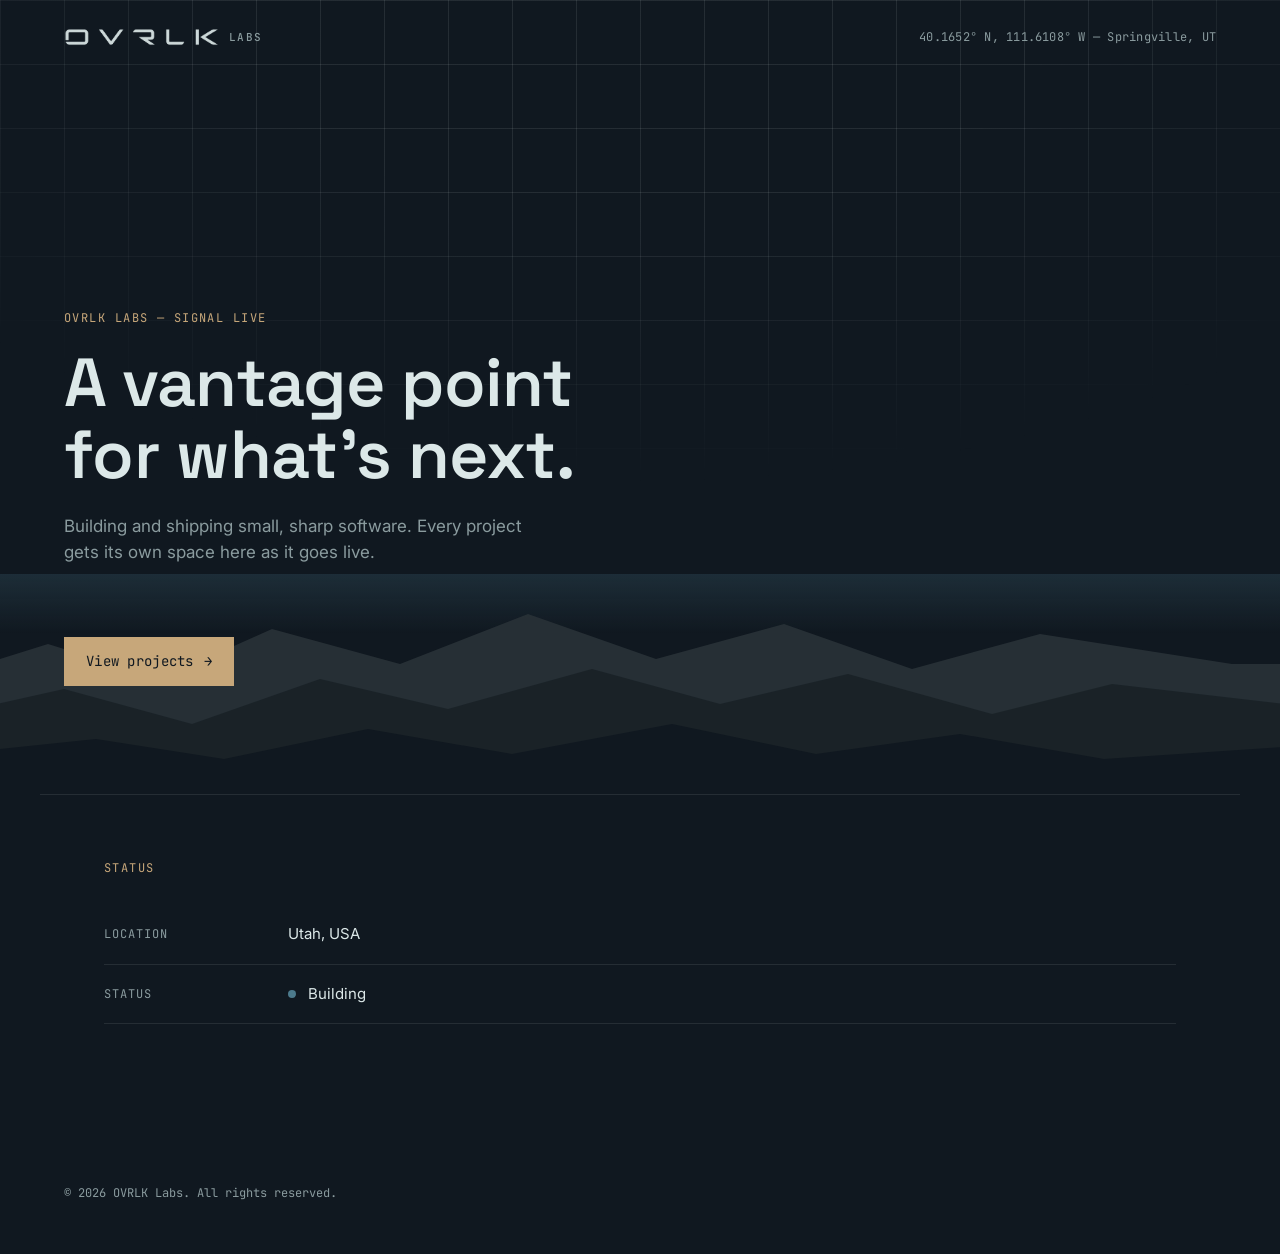
<file: index.html>
<!DOCTYPE html>
<html lang="en">
<head>
  <meta charset="UTF-8" />
  <meta name="viewport" content="width=device-width, initial-scale=1.0" />
  <title>OVRLK Labs</title>
  <meta name="description" content="OVRLK Labs — a vantage point for what's next. Small, sharp software, built and shipped by Clint Losee." />
  <meta name="theme-color" content="#101820" />

  <link rel="icon" href="favicon.ico" sizes="48x48" />
  <link rel="icon" href="assets/favicon-48x48.png" type="image/png" sizes="48x48" />
  <link rel="icon" href="assets/favicon-32x32.png" type="image/png" sizes="32x32" />
  <link rel="icon" href="assets/favicon-16x16.png" type="image/png" sizes="16x16" />
  <link rel="apple-touch-icon" href="assets/apple-touch-icon.png" sizes="180x180" />
  <link rel="manifest" href="site.webmanifest" />

  <link rel="preconnect" href="https://fonts.googleapis.com">
  <link rel="preconnect" href="https://fonts.gstatic.com" crossorigin>
  <link href="https://fonts.googleapis.com/css2?family=Space+Grotesk:wght@400;500;600;700&family=Inter:wght@400;500;600&family=JetBrains+Mono:wght@400;500&display=swap" rel="stylesheet">

  <link rel="stylesheet" href="styles.css" />
</head>
<body>

  <div class="grid-overlay" aria-hidden="true"></div>

  <header class="topbar">
    <a class="wordmark" href="index.html">
      <img class="logo-mark" src="assets/logo.png" alt="OVRLK" width="166" height="19" />
      <span class="labs-tag">LABS</span>
    </a>
    <div class="coords" id="coords" aria-live="polite">40.1652&deg; N, 111.6108&deg; W &mdash; Springville, UT</div>
  </header>

  <main>
    <section class="hero">
      <div class="hero-content">
        <p class="eyebrow">OVRLK LABS &mdash; SIGNAL LIVE</p>
        <h1>A vantage point<br>for what&rsquo;s next.</h1>
        <p class="sub">
          Building and shipping small, sharp software.
          Every project gets its own space here as it goes live.
        </p>
      </div>

      <a class="cta hero-cta" href="projects.html">
        View projects <span class="arrow" aria-hidden="true">&rarr;</span>
      </a>

      <svg class="horizon" viewBox="0 0 1600 340" preserveAspectRatio="none" aria-hidden="true">
        <defs>
          <linearGradient id="glow" x1="0" y1="0" x2="0" y2="1">
            <stop offset="0%" stop-color="#4C7A8C" stop-opacity="0.22" />
            <stop offset="100%" stop-color="#4C7A8C" stop-opacity="0" />
          </linearGradient>
        </defs>

        <rect x="0" y="120" width="1600" height="60" fill="url(#glow)" />

        <!-- Paths extend past the viewBox so horizontal drift never reveals edges -->
        <g class="ridge-layer ridge-back-layer">
          <polyline class="ridge ridge-back" points="-60,220 60,190 200,225 340,175 500,210 660,160 820,205 980,170 1140,215 1300,180 1540,210 1660,210 1660,340 -60,340" />
        </g>
        <g class="ridge-layer ridge-mid-layer">
          <polyline class="ridge ridge-mid" points="-60,260 80,235 240,270 400,225 560,255 740,215 900,250 1060,220 1240,260 1390,230 1660,255 1660,340 -60,340" />
        </g>
        <g class="ridge-layer ridge-front-layer">
          <polyline class="ridge ridge-front" points="-60,300 120,285 280,305 460,275 640,300 840,270 1020,300 1200,280 1380,305 1660,290 1660,340 -60,340" />
        </g>
      </svg>
    </section>

    <section class="status-board">
      <p class="eyebrow">STATUS</p>
      <dl class="rows">
        <div class="row">
          <dt>LOCATION</dt>
          <dd>Utah, USA</dd>
        </div>
        <div class="row">
          <dt>STATUS</dt>
          <dd><span class="pulse-dot" aria-hidden="true"></span> Building</dd>
        </div>
      </dl>
    </section>
  </main>

  <footer>
    <p>&copy; <span id="year"></span> OVRLK Labs. All rights reserved.</p>
  </footer>

  <script src="script.js"></script>
</body>
</html>
</file>
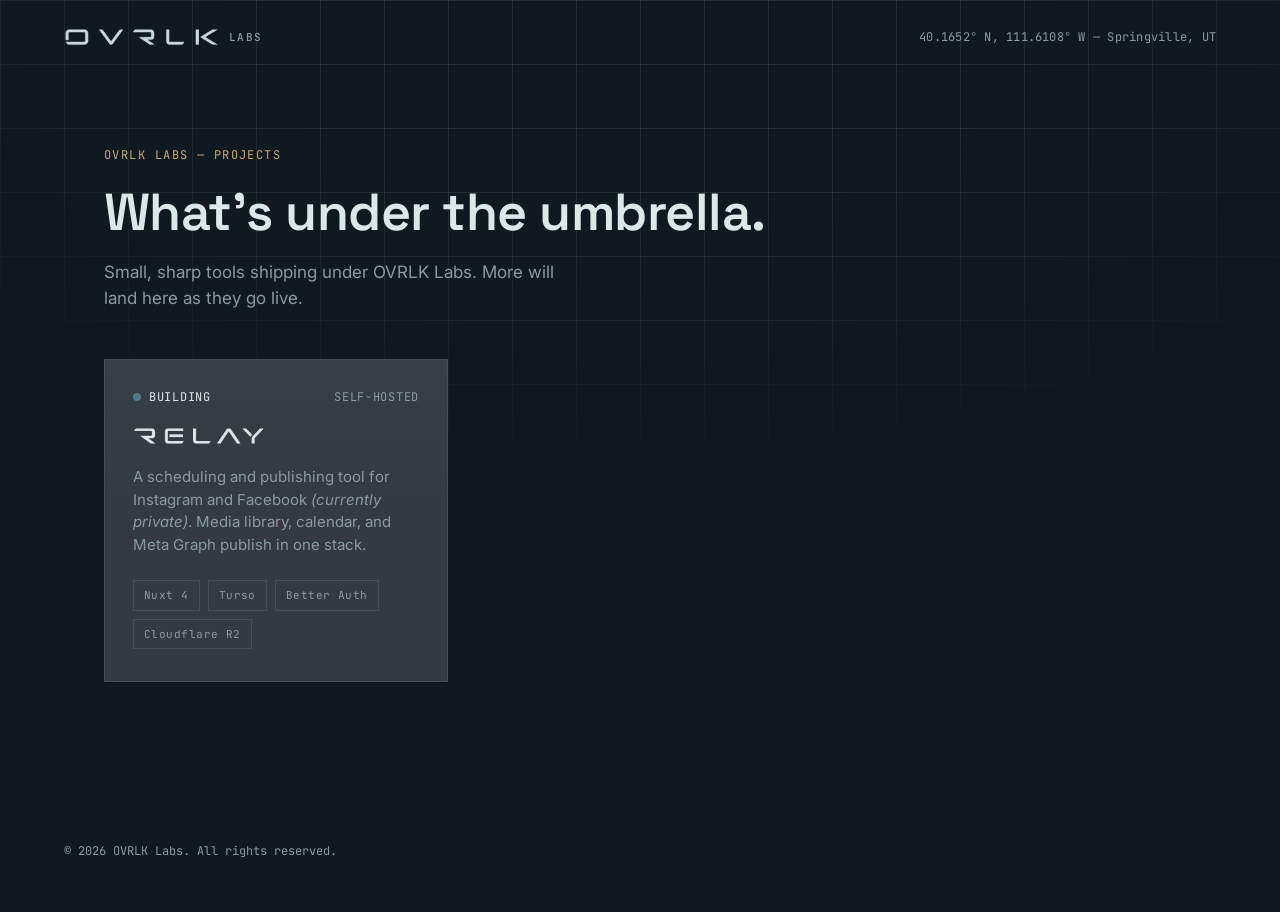
<file: projects.html>
<!DOCTYPE html>
<html lang="en">
<head>
  <meta charset="UTF-8" />
  <meta name="viewport" content="width=device-width, initial-scale=1.0" />
  <title>Projects — OVRLK Labs</title>
  <meta name="description" content="Projects under the OVRLK Labs umbrella — small, sharp software by Clint Losee." />
  <meta name="theme-color" content="#101820" />

  <link rel="icon" href="favicon.ico" sizes="48x48" />
  <link rel="icon" href="assets/favicon-48x48.png" type="image/png" sizes="48x48" />
  <link rel="icon" href="assets/favicon-32x32.png" type="image/png" sizes="32x32" />
  <link rel="icon" href="assets/favicon-16x16.png" type="image/png" sizes="16x16" />
  <link rel="apple-touch-icon" href="assets/apple-touch-icon.png" sizes="180x180" />
  <link rel="manifest" href="site.webmanifest" />

  <link rel="preconnect" href="https://fonts.googleapis.com">
  <link rel="preconnect" href="https://fonts.gstatic.com" crossorigin>
  <link href="https://fonts.googleapis.com/css2?family=Space+Grotesk:wght@400;500;600;700&family=Inter:wght@400;500;600&family=JetBrains+Mono:wght@400;500&display=swap" rel="stylesheet">

  <link rel="stylesheet" href="styles.css" />
</head>
<body>

  <div class="grid-overlay" aria-hidden="true"></div>

  <header class="topbar">
    <a class="wordmark" href="index.html">
      <img class="logo-mark" src="assets/logo.png" alt="OVRLK" width="166" height="19" />
      <span class="labs-tag">LABS</span>
    </a>
    <div class="coords" id="coords" aria-live="polite">40.1652&deg; N, 111.6108&deg; W &mdash; Springville, UT</div>
  </header>

  <main>
    <section class="page-intro">
      <p class="eyebrow">OVRLK LABS &mdash; PROJECTS</p>
      <h1>What&rsquo;s under the umbrella.</h1>
      <p class="sub">
        Small, sharp tools shipping under OVRLK Labs.
        More will land here as they go live.
      </p>
    </section>

    <section class="projects" aria-label="Projects">
      <article class="project">
        <div class="project-meta">
          <span class="project-status"><span class="pulse-dot" aria-hidden="true"></span> Building</span>
          <span class="project-tag">Self-hosted</span>
        </div>
        <h2 class="project-name">
          <img class="project-logo" src="assets/RELAY-logo.png" alt="RELAY" width="800" height="170" />
        </h2>
        <p class="project-desc">
          A scheduling and publishing tool for Instagram and Facebook <span class="italic"> (currently private)</span>.
          Media library, calendar, and Meta Graph publish in one stack.
        </p>
        <ul class="project-stack" aria-label="Stack">
          <li>Nuxt 4</li>
          <li>Turso</li>
          <li>Better Auth</li>
          <li>Cloudflare R2</li>
        </ul>
      </article>
    </section>
  </main>

  <footer>
    <p>&copy; <span id="year"></span> OVRLK Labs. All rights reserved.</p>
  </footer>

  <script src="script.js"></script>
</body>
</html>
</file>
<file: styles.css>
/* ==========================================================================
   OVRLK Labs — landing page
   Tokens

   Brand palette
     Night Sky    #101820  — page background
     Granite      #343A40  — surfaces, ridge layers
     Glacier      #DCE8E8  — primary text
     Alpine Blue  #4C7A8C  — interactive (links, pulse, focus)
     Sandstone    #C7A77A  — warm accent (eyebrows, CTA)

   Derived (not brand swatches): fg-dim, line, *hover, ridge-mid/back
   ========================================================================== */

:root {
  /* Brand */
  --bg: #101820; /* Night Sky */
  --bg-2: #343A40; /* Granite */
  --fg: #DCE8E8; /* Glacier */
  --accent: #4C7A8C; /* Alpine Blue */
  --warm: #C7A77A; /* Sandstone */

  /* Derived */
  --fg-dim: #8A9B9E; /* Glacier × Alpine */
  --line: rgba(220, 232, 232, 0.1);
  --accent-hover: #5E90A3;
  --warm-hover: #D4B88F;
  --ridge-back: #2A3238;
  --ridge-mid: #1A2228;

  --font-display: 'Space Grotesk', sans-serif;
  --font-body: 'Inter', sans-serif;
  --font-mono: 'JetBrains Mono', monospace;

  --max-width: 1200px;
  --edge: clamp(24px, 5vw, 64px);
}

/* ==========================================================================
   Reset
   ========================================================================== */

*,
*::before,
*::after {
  box-sizing: border-box;
}

html {
  scroll-behavior: smooth;
}

body {
  margin: 0;
  background: var(--bg);
  color: var(--fg);
  font-family: var(--font-body);
  line-height: 1.5;
  -webkit-font-smoothing: antialiased;
}

a {
  color: inherit;
}

/* Visible keyboard focus */
a:focus-visible,
button:focus-visible {
  outline: 2px solid var(--accent);
  outline-offset: 3px;
}

/* ==========================================================================
   Background grid overlay — subtle lab-schematic texture
   ========================================================================== */

.grid-overlay {
  position: fixed;
  inset: 0;
  pointer-events: none;
  z-index: 0;
  background-image:
    linear-gradient(var(--line) 1px, transparent 1px),
    linear-gradient(90deg, var(--line) 1px, transparent 1px);
  background-size: 64px 64px;
  mask-image: radial-gradient(ellipse 80% 60% at 50% 0%, black 40%, transparent 90%);
}

/* ==========================================================================
   Topbar
   ========================================================================== */

.topbar {
  position: relative;
  z-index: 2;
  display: flex;
  align-items: center;
  justify-content: space-between;
  padding: 28px var(--edge);
}

.wordmark {
  display: flex;
  align-items: center;
  gap: 10px;
  color: var(--fg);
  text-decoration: none;
  transition: opacity 0.15s ease;
}

.wordmark:hover {
  opacity: 0.85;
}

.logo-mark {
  height: 18px;
  width: auto;
  display: block;
}

.labs-tag {
  font-family: var(--font-mono);
  font-size: 11px;
  font-weight: 500;
  letter-spacing: 0.14em;
  color: var(--fg-dim);
  padding-top: 1px;
}

.coords {
  font-family: var(--font-mono);
  font-size: 12px;
  color: var(--fg-dim);
  letter-spacing: 0.02em;
  white-space: nowrap;
  text-align: right;
  font-variant-numeric: tabular-nums;
  transition: color 0.2s ease;
}

@media (max-width: 640px) {
  .coords {
    display: none;
  }
}

/* ==========================================================================
   Hero
   ========================================================================== */

.hero {
  position: relative;
  z-index: 1;
  min-height: 80vh;
  display: flex;
  flex-direction: column;
  justify-content: flex-end;
  align-items: flex-start;
  overflow: hidden;
  padding: 0 var(--edge);
}

.hero-content {
  position: relative;
  z-index: 2;
  max-width: 640px;
  /* Keep copy just above the ridge band / CTA */
  margin-bottom: clamp(48px, 8vh, 88px);
}

.eyebrow {
  font-family: var(--font-mono);
  font-size: 12px;
  letter-spacing: 0.12em;
  color: var(--warm);
  margin: 0 0 20px;
  text-transform: uppercase;
}

.hero h1 {
  font-family: var(--font-display);
  font-weight: 600;
  font-size: clamp(40px, 6vw, 68px);
  line-height: 1.05;
  letter-spacing: -0.01em;
  margin: 0 0 24px;
}

.sub {
  font-size: 17px;
  color: var(--fg-dim);
  max-width: 480px;
  margin: 0;
}

.cta {
  display: inline-flex;
  align-items: center;
  gap: 10px;
  font-family: var(--font-mono);
  font-size: 14px;
  letter-spacing: 0.02em;
  text-decoration: none;
  color: var(--bg);
  background: var(--warm);
  padding: 14px 22px;
  transition: transform 0.15s ease, background 0.15s ease;
}

/* Sit the CTA down in the ridge band, clear of the copy above */
.hero-cta {
  position: relative;
  z-index: 2;
  margin-bottom: clamp(56px, 12vh, 110px);
}

.cta:hover {
  background: var(--warm-hover);
  transform: translateY(-1px);
}

.cta .arrow {
  transition: transform 0.15s ease;
}

.cta:hover .arrow {
  transform: translateX(3px);
}

/* ==========================================================================
   Horizon SVG — signature element
   ========================================================================== */

.horizon {
  position: absolute;
  left: 0;
  right: 0;
  bottom: 0;
  width: 100%;
  height: 340px;
  z-index: 1;
  overflow: visible;
}

.ridge {
  fill: var(--bg-2);
  stroke: none;
}

.ridge-back {
  fill: var(--ridge-back);
  opacity: 0.9;
}

.ridge-mid {
  fill: var(--ridge-mid);
  opacity: 0.95;
}

.ridge-front {
  fill: var(--bg);
}

/* Ridge drift — each layer creeps sideways at a different, slow pace.
   Readable ambient motion; still far from a spotlight sweep.
   CSS transforms on SVG <g> need transform-box for reliable animation. */
.ridge-layer {
  transform-box: view-box;
  transform-origin: center;
  will-change: transform;
}

.ridge-back-layer {
  animation: driftBack 28s ease-in-out infinite;
}

.ridge-mid-layer {
  animation: driftMid 20s ease-in-out infinite;
  animation-delay: -4s;
}

.ridge-front-layer {
  animation: driftFront 24s ease-in-out infinite;
  animation-delay: -11s;
}

@keyframes driftBack {
  0%, 100% { transform: translate3d(-40px, 0, 0); }
  50% { transform: translate3d(40px, 0, 0); }
}

@keyframes driftMid {
  0%, 100% { transform: translate3d(32px, 0, 0); }
  50% { transform: translate3d(-32px, 0, 0); }
}

@keyframes driftFront {
  0%, 100% { transform: translate3d(-24px, 0, 0); }
  50% { transform: translate3d(24px, 0, 0); }
}

@media (prefers-reduced-motion: reduce) {
  .ridge-back-layer,
  .ridge-mid-layer,
  .ridge-front-layer {
    animation: none;
  }
}

/* ==========================================================================
   Status board
   ========================================================================== */

.status-board {
  position: relative;
  z-index: 2;
  max-width: var(--max-width);
  margin: 0 auto;
  padding: 64px var(--edge) 120px;
  border-top: 1px solid var(--line);
}

.status-board .eyebrow {
  margin-bottom: 28px;
}

.rows {
  display: grid;
  gap: 0;
  margin: 0;
}

.row {
  display: grid;
  grid-template-columns: 160px 1fr;
  gap: 24px;
  padding: 18px 0;
  border-bottom: 1px solid var(--line);
  align-items: center;
}

.row dt {
  font-family: var(--font-mono);
  font-size: 12px;
  color: var(--fg-dim);
  letter-spacing: 0.08em;
}

.row dd {
  margin: 0;
  font-size: 15px;
}

.row dd a {
  text-decoration: none;
  border-bottom: 1px solid var(--line);
  transition: border-color 0.15s ease, color 0.15s ease;
}

.row dd a:hover {
  color: var(--accent);
  border-color: var(--accent);
}

.pulse-dot {
  display: inline-block;
  width: 8px;
  height: 8px;
  border-radius: 50%;
  background: var(--accent);
  margin-right: 8px;
  vertical-align: middle;
  animation: pulse 2.4s ease-in-out infinite;
}

@keyframes pulse {
  0%, 100% {
    opacity: 1;
    box-shadow: 0 0 0 0 rgba(76, 122, 140, 0.45);
  }
  50% {
    opacity: 0.6;
    box-shadow: 0 0 0 6px rgba(76, 122, 140, 0);
  }
}

@media (prefers-reduced-motion: reduce) {
  .pulse-dot {
    animation: none;
  }
}

@media (max-width: 560px) {
  .row {
    grid-template-columns: 1fr;
    gap: 6px;
  }
}

/* ==========================================================================
   Projects page
   ========================================================================== */

.page-intro {
  position: relative;
  z-index: 1;
  max-width: var(--max-width);
  margin: 0 auto;
  padding: 72px var(--edge) 48px;
}

.page-intro h1 {
  font-family: var(--font-display);
  font-weight: 600;
  font-size: clamp(32px, 5vw, 52px);
  line-height: 1.08;
  letter-spacing: -0.01em;
  margin: 0 0 20px;
}

.page-intro .sub {
  margin-bottom: 0;
}

.projects {
  position: relative;
  z-index: 1;
  max-width: var(--max-width);
  margin: 0 auto;
  padding: 0 var(--edge) 120px;
  display: grid;
  grid-template-columns: repeat(auto-fill, minmax(300px, 1fr));
  gap: 20px;
}

.project {
  display: flex;
  flex-direction: column;
  gap: 16px;
  padding: 28px 28px 32px;
  border: 1px solid var(--line);
  background:
    linear-gradient(180deg, rgba(76, 122, 140, 0.08) 0%, transparent 42%),
    var(--bg-2);
  transition: border-color 0.2s ease, transform 0.2s ease;
}

.project:hover {
  border-color: rgba(76, 122, 140, 0.45);
  transform: translateY(-2px);
}

.project-meta {
  display: flex;
  align-items: center;
  justify-content: space-between;
  gap: 12px;
  font-family: var(--font-mono);
  font-size: 12px;
  letter-spacing: 0.06em;
  text-transform: uppercase;
}

.project-status {
  color: var(--fg);
  display: inline-flex;
  align-items: center;
}

.project-tag {
  color: var(--fg-dim);
}

.italic {
  font-style: italic;
}

.project-name {
  font-family: var(--font-display);
  font-weight: 600;
  font-size: 28px;
  letter-spacing: -0.01em;
  margin: 0;
  line-height: 1.15;
}

.project-logo {
  display: block;
  height: 28px;
  width: auto;
}

.project-desc {
  margin: 0;
  color: var(--fg-dim);
  font-size: 15px;
  max-width: 42ch;
  flex: 1;
}

.project-stack {
  list-style: none;
  display: flex;
  flex-wrap: wrap;
  gap: 8px;
  margin: 8px 0 0;
  padding: 0;
}

.project-stack li {
  font-family: var(--font-mono);
  font-size: 11px;
  letter-spacing: 0.04em;
  color: var(--fg-dim);
  border: 1px solid var(--line);
  padding: 6px 10px;
}

/* ==========================================================================
   Footer
   ========================================================================== */

footer {
  position: relative;
  z-index: 2;
  padding: 28px var(--edge) 40px;
  font-family: var(--font-mono);
  font-size: 12px;
  color: var(--fg-dim);
}
</file>
